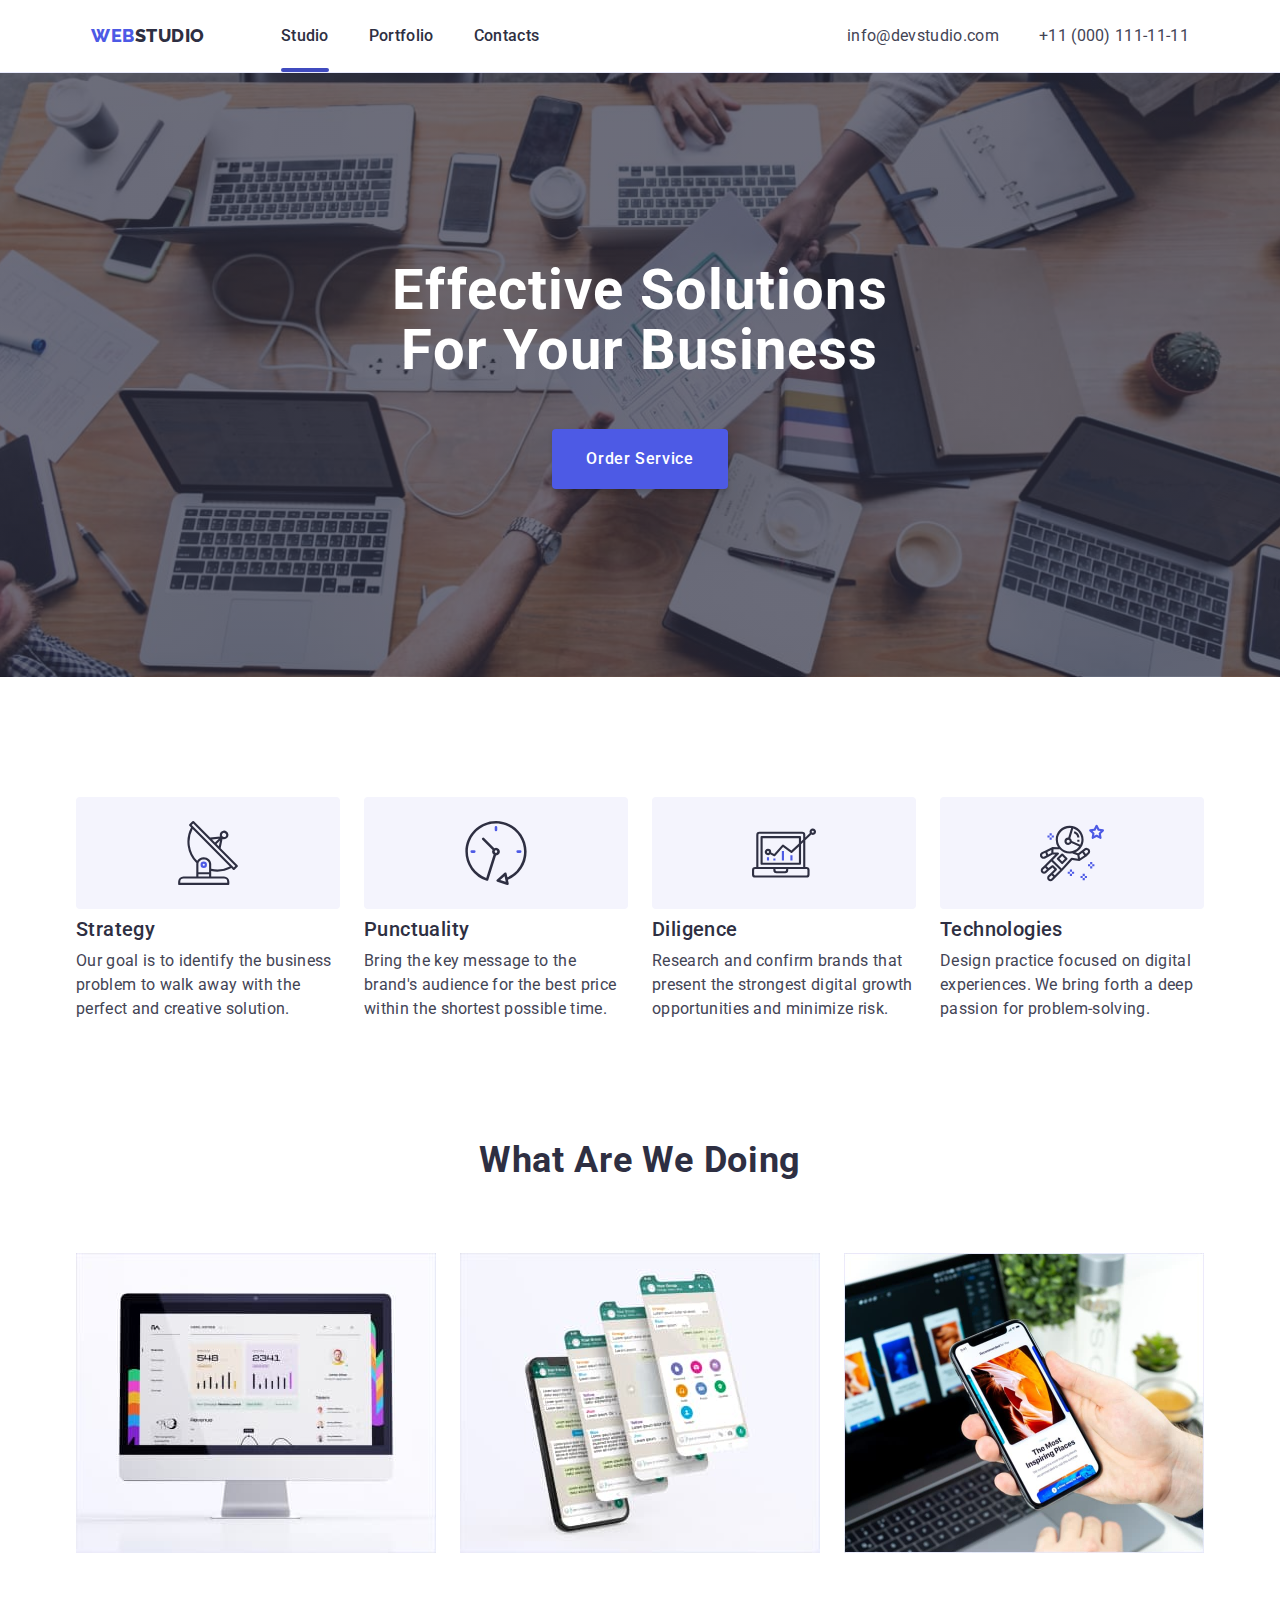
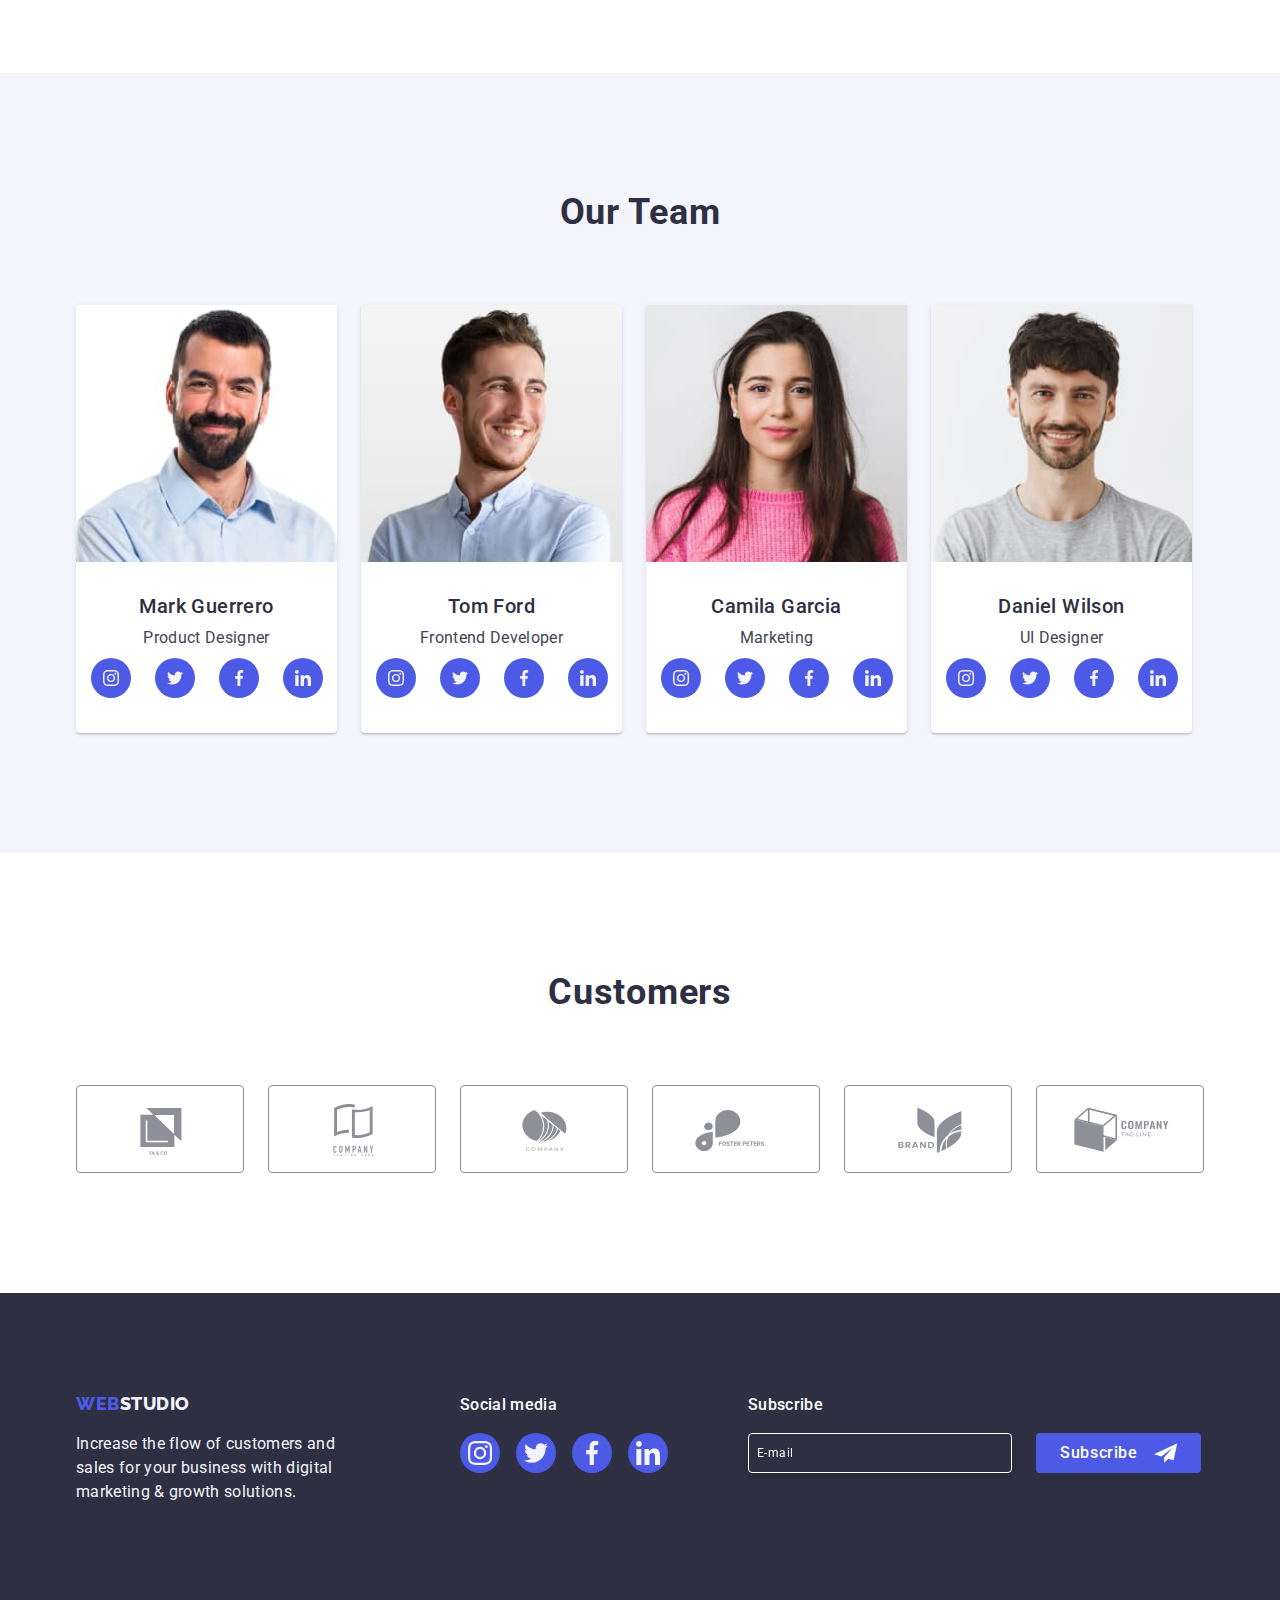
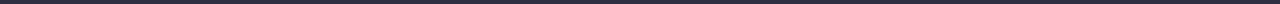
<file: index.html>
<!DOCTYPE html>
<html lang="en">
  <head>
    <meta charset="UTF-8" />
    <meta http-equiv="X-UA-Compatible" content="IE=edge" />
    <meta name="viewport" content="width=device-width, initial-scale=1.0" />
    <link rel="preconnect" href="https://fonts.googleapis.com" />
    <link rel="preconnect" href="https://fonts.gstatic.com" crossorigin />
    <link
      href="https://fonts.googleapis.com/css2?family=Montserrat:wght@400;700&family=Raleway:wght@800&family=Roboto:wght@400;500;700&display=swap"
      rel="stylesheet"
    />
    <link
      rel="stylesheet"
      href="https://cdnjs.cloudflare.com/ajax/libs/modern-normalize/1.1.0/modern-normalize.min.css"
    />
    <link rel="stylesheet" href="./css/styles.css" />
    <link rel="stylesheet" href="./css/media.css" />
    <title lang="ru">Студія</title>
  </head>
  <body>
    <header class="header">
      <div class="container">
        <nav class="navigation">
          <a class="logo link" href="./index.html"
            >Web<span class="accent">Studio</span></a
          >
          <ul class="site-nav list">
            <li><a href="./index.html" class="link score">Studio</a></li>
            <li>
              <a href="./portfolio.html" class="link">Portfolio</a>
            </li>
            <li><a href="" class="link contacts">Contacts</a></li>
          </ul>
        </nav>
        <address class="addres-list link">
          <ul class="list">
            <li>
              <a class="contacts link" href="mailto:info@devstudio.com"
                >info@devstudio.com</a
              >
            </li>
            <li>
              <a class="contacts link" href="tel:+110001111111"
                >+11 (000) 111-11-11</a
              >
            </li>
          </ul>
        </address>
        <button type="button" class="menu-open button" data-menu-open>
          <svg class="menu-open-icon" width="32" height="22">
            <use href="./images/icons.svg#icon-burger"></use>
          </svg>
        </button>
        <div class="mob-menu is-hidden" data-menu>
          <div>
            <button class="menu-close button" type="button" data-menu-close>
              <svg class="menu-close-icon" width="8" height="8">
                <use href="./images/icons.svg#icon-close-modal"></use>
              </svg>
            </button>
            <nav class="navigation-mob-menu">
              <ul class="nav-menu-list list">
                <li class="nav-menu-item">
                  <a href="./index.html" class="link-menu link active"
                    >Studio</a
                  >
                </li>
                <li class="nav-menu-item">
                  <a href="./portfolio.html" class="link-menu link"
                    >Portfolio</a
                  >
                </li>
                <li class="nav-menu-item">
                  <a href="" class="link-menu link">Contacts</a>
                </li>
              </ul>
            </nav>
          </div>
          <div>
            <address class="addres-list-menu link">
              <ul class="list-contacts-menu list">
                <li class="item-contacts-menu">
                  <a class="contacts-menu-tel link" href="tel:+110001111111"
                    >+11 (000) 111-11-11</a
                  >
                </li>
                <li>
                  <a
                    class="contacts-menu-mail link"
                    href="mailto:info@devstudio.com"
                    >info@devstudio.com</a
                  >
                </li>
              </ul>
            </address>
            <ul class="menu-soc-list list">
              <li class="menu-soc-item">
                <a class="menu-soc-link link" href="">
                  <svg class="menu-soc-icon" width="24" height="24">
                    <use href="./images/icons.svg#icon-instagram"></use>
                  </svg>
                </a>
              </li>
              <li class="menu-soc-item">
                <a class="menu-soc-link link" href="">
                  <svg class="menu-soc-icon" width="24" height="24">
                    <use href="./images/icons.svg#icon-twitter"></use>
                  </svg>
                </a>
              </li>
              <li class="menu-soc-item">
                <a class="menu-soc-link link" href="">
                  <svg class="menu-soc-icon" width="24" height="24">
                    <use href="./images/icons.svg#icon-facebook"></use>
                  </svg>
                </a>
              </li>
              <li class="menu-soc-item">
                <a class="menu-soc-link link" href="">
                  <svg class="menu-soc-icon" width="24" height="24">
                    <use href="./images/icons.svg#icon-linkedin"></use>
                  </svg>
                </a>
              </li>
            </ul>
          </div>
        </div>
      </div>
    </header>
    <main>
      <section class="hero">
        <div class="container">
          <h1 class="hero-title">Effective Solutions for Your Business</h1>
          <button class="button" type="button" data-modal-open>
            Order Service
          </button>
        </div>
      </section>
      <section class="section section-features">
        <div class="container">
          <h2 class="section-title visually-hidden">features</h2>
          <ul class="feature-list list">
            <li>
              <div class="features-icon-list">
                <svg class="features-icon" width="64" height="64">
                  <use href="./images/icons.svg#icon-antenna"></use>
                </svg>
              </div>
              <h3 class="title">Strategy</h3>
              <p class="text">
                Our goal is to identify the business problem to walk away with
                the perfect and creative solution.
              </p>
            </li>
            <li>
              <div class="features-icon-list">
                <svg class="features-icon" width="64" height="64">
                  <use href="./images/icons.svg#icon-clock"></use>
                </svg>
              </div>
              <h3 class="title">Punctuality</h3>
              <p class="text">
                Bring the key message to the brand's audience for the best price
                within the shortest possible time.
              </p>
            </li>
            <li>
              <div class="features-icon-list">
                <svg class="features-icon" width="64" height="64">
                  <use href="./images/icons.svg#icon-diagram"></use>
                </svg>
              </div>
              <h3 class="title">Diligence</h3>
              <p class="text">
                Research and confirm brands that present the strongest digital
                growth opportunities and minimize risk.
              </p>
            </li>
            <li>
              <div class="features-icon-list">
                <svg class="features-icon" width="64" height="64">
                  <use href="./images/icons.svg#icon-astronaut"></use>
                </svg>
              </div>
              <h3 class="title">Technologies</h3>
              <p class="text">
                Design practice focused on digital experiences. We bring forth a
                deep passion for problem-solving.
              </p>
            </li>
          </ul>
        </div>
      </section>
      <section class="section section-work">
        <div class="container">
          <h2 class="section-title">What are we doing</h2>
          <ul class="work list">
            <li>
              <img
                src="./images/monitor.jpg"
                alt="computer monitor"
                srcset="./images/monitor-2x.jpg 2x"
                width="360"
                height="300"
              />
            </li>
            <li>
              <img
                src="./images/smartphon-app.jpg"
                alt="smartphone app"
                srcset="./images/smartphon-app-2x.jpg 2x"
                width="360"
                height="300"
              />
            </li>
            <li>
              <img
                src="./images/smartphon-in-hand.jpg"
                alt="smartphone in hand"
                srcset="./images/smartphon-in-hand-2x.jpg"
                width="360"
                height="300"
              />
            </li>
          </ul>
        </div>
      </section>
      <section class="section section-team">
        <div class="container">
          <h2 class="section-title">Our Team</h2>
          <ul class="team-list list">
            <li class="cards">
              <img
                src="./images/mark-guerrero.jpg"
                alt="Photo Mark Guerrero"
                srcset="./images/mark-guerrero-2x.jpg 2x"
                width="264"
                height="260"
              />
              <div class="card-content">
                <h3 class="title">Mark Guerrero</h3>
                <p class="job-title">Product Designer</p>
                <ul class="team-soc-list list">
                  <li class="team-soc-item">
                    <a class="team-soc-link link" href="">
                      <svg class="team-soc-icon" width="16" height="16">
                        <use href="./images/icons.svg#icon-instagram"></use>
                      </svg>
                    </a>
                  </li>
                  <li class="team-soc-item">
                    <a class="team-soc-link link" href="">
                      <svg class="team-soc-icon" width="16" height="16">
                        <use href="./images/icons.svg#icon-twitter"></use>
                      </svg>
                    </a>
                  </li>
                  <li class="team-soc-item">
                    <a class="team-soc-link link" href="">
                      <svg class="team-soc-icon" width="16" height="16">
                        <use href="./images/icons.svg#icon-facebook"></use>
                      </svg>
                    </a>
                  </li>
                  <li class="team-soc-item">
                    <a class="team-soc-link link" href="">
                      <svg class="team-soc-icon" width="16" height="16">
                        <use href="./images/icons.svg#icon-linkedin"></use>
                      </svg>
                    </a>
                  </li>
                </ul>
              </div>
            </li>
            <li class="cards">
              <img
                src="./images/tom-ford.jpg"
                alt="Photo Tom Ford"
                srcset="./images/tom-ford-2x.jpg 2x"
                width="264"
                height="260"
              />
              <div class="card-content">
                <h3 class="title">Tom Ford</h3>
                <p class="job-title">Frontend Developer</p>
                <ul class="team-soc-list list">
                  <li class="team-soc-item">
                    <a class="team-soc-link link" href="">
                      <svg class="team-soc-icon" width="16" height="16">
                        <use href="./images/icons.svg#icon-instagram"></use>
                      </svg>
                    </a>
                  </li>
                  <li class="team-soc-item">
                    <a class="team-soc-link link" href="">
                      <svg class="team-soc-icon" width="16" height="16">
                        <use href="./images/icons.svg#icon-twitter"></use>
                      </svg>
                    </a>
                  </li>
                  <li class="team-soc-item">
                    <a class="team-soc-link link" href="">
                      <svg class="team-soc-icon" width="16" height="16">
                        <use href="./images/icons.svg#icon-facebook"></use>
                      </svg>
                    </a>
                  </li>
                  <li class="team-soc-item">
                    <a class="team-soc-link link" href="">
                      <svg class="team-soc-icon" width="16" height="16">
                        <use href="./images/icons.svg#icon-linkedin"></use>
                      </svg>
                    </a>
                  </li>
                </ul>
              </div>
            </li>
            <li class="cards">
              <img
                src="./images/camila-garcia.jpg"
                alt="Photo Camila Garcia"
                srcset="./images/camila-garcia-2x.jpg 2x"
                width="264"
                height="260"
              />
              <div class="card-content">
                <h3 class="title">Camila Garcia</h3>
                <p class="job-title">Marketing</p>
                <ul class="team-soc-list list">
                  <li class="team-soc-item">
                    <a class="team-soc-link link" href="">
                      <svg class="team-soc-icon" width="16" height="16">
                        <use href="./images/icons.svg#icon-instagram"></use>
                      </svg>
                    </a>
                  </li>
                  <li class="team-soc-item">
                    <a class="team-soc-link link" href="">
                      <svg class="team-soc-icon" width="16" height="16">
                        <use href="./images/icons.svg#icon-twitter"></use>
                      </svg>
                    </a>
                  </li>
                  <li class="team-soc-item">
                    <a class="team-soc-link link" href="">
                      <svg class="team-soc-icon" width="16" height="16">
                        <use href="./images/icons.svg#icon-facebook"></use>
                      </svg>
                    </a>
                  </li>
                  <li class="team-soc-item">
                    <a class="team-soc-link link" href="">
                      <svg class="team-soc-icon" width="16" height="16">
                        <use href="./images/icons.svg#icon-linkedin"></use>
                      </svg>
                    </a>
                  </li>
                </ul>
              </div>
            </li>
            <li class="cards">
              <img
                src="./images/daniel-wilson.jpg"
                alt="Photo Daniel Wilson"
                srcset="./images/daniel-wilson-2x.jpg 2x"
                width="264"
                height="260"
              />
              <div class="card-content">
                <h3 class="title">Daniel Wilson</h3>
                <p class="job-title">UI Designer</p>
                <ul class="team-soc-list list">
                  <li class="team-soc-item">
                    <a class="team-soc-link link" href="">
                      <svg class="team-soc-icon" width="16" height="16">
                        <use href="./images/icons.svg#icon-instagram"></use>
                      </svg>
                    </a>
                  </li>
                  <li class="team-soc-item">
                    <a class="team-soc-link link" href="">
                      <svg class="team-soc-icon" width="16" height="16">
                        <use href="./images/icons.svg#icon-twitter"></use>
                      </svg>
                    </a>
                  </li>
                  <li class="team-soc-item">
                    <a class="team-soc-link link" href="">
                      <svg class="team-soc-icon" width="16" height="16">
                        <use href="./images/icons.svg#icon-facebook"></use>
                      </svg>
                    </a>
                  </li>
                  <li class="team-soc-item">
                    <a class="team-soc-link link" href="">
                      <svg class="team-soc-icon" width="16" height="16">
                        <use href="./images/icons.svg#icon-linkedin"></use>
                      </svg>
                    </a>
                  </li>
                </ul>
              </div>
            </li>
          </ul>
        </div>
      </section>
      <section class="clients">
        <div class="container">
          <h2 class="section-title">Customers</h2>
          <ul class="clients-list list">
            <li class="clients-item">
              <a class="clients-link link" href="">
                <svg class="clients-icon" width="104" height="56">
                  <use href="./images/icons.svg#icon-company-1"></use></svg
              ></a>
            </li>
            <li class="clients-item">
              <a class="clients-link link" href="">
                <svg class="clients-icon" width="104" height="56">
                  <use href="./images/icons.svg#icon-company-2"></use></svg
              ></a>
            </li>
            <li class="clients-item">
              <a class="clients-link link" href="">
                <svg class="clients-icon" width="104" height="56">
                  <use href="./images/icons.svg#icon-company-3"></use>
                </svg>
              </a>
            </li>
            <li class="clients-item">
              <a class="clients-link link" href="">
                <svg class="clients-icon" width="104" height="56">
                  <use href="./images/icons.svg#icon-company-4"></use>
                </svg>
              </a>
            </li>
            <li class="clients-item">
              <a class="clients-link link" href="">
                <svg class="clients-icon" width="104" height="56">
                  <use href="./images/icons.svg#icon-company-5"></use>
                </svg>
              </a>
            </li>
            <li class="clients-item">
              <a class="clients-link link" href="">
                <svg class="clients-icon" width="104" height="56">
                  <use href="./images/icons.svg#icon-company-6"></use></svg
              ></a>
            </li>
          </ul>
        </div>
      </section>
    </main>
    <footer class="section-footer">
      <div class="container">
        <div class="footer-container">
          <div class="footer-logo-soc-wrap">
            <div class="footer-logo-container">
              <a class="logo link" href="./index.html"
                >Web<span class="accent">Studio</span></a
              >
              <p class="text-footer">
                Increase the flow of customers and sales for your business with
                digital marketing &#38; growth solutions.
              </p>
            </div>
            <div class="footer-list">
              <h3 class="footer-soc-title">Social media</h3>
              <ul class="footer-soc-list list">
                <li class="footer-soc-item">
                  <a class="footer-soc-link link" href="">
                    <svg class="footer-soc-icon" width="24" height="24">
                      <use href="./images/icons.svg#icon-instagram"></use>
                    </svg>
                  </a>
                </li>
                <li class="footer-soc-item">
                  <a class="footer-soc-link link" href="">
                    <svg class="footer-soc-icon" width="24" height="24">
                      <use href="./images/icons.svg#icon-twitter"></use>
                    </svg>
                  </a>
                </li>
                <li class="footer-soc-item">
                  <a class="footer-soc-link link" href="">
                    <svg class="footer-soc-icon" width="24" height="24">
                      <use href="./images/icons.svg#icon-facebook"></use>
                    </svg>
                  </a>
                </li>
                <li class="footer-soc-item">
                  <a class="footer-soc-link link" href="">
                    <svg class="footer-soc-icon" width="24" height="24">
                      <use href="./images/icons.svg#icon-linkedin"></use>
                    </svg>
                  </a>
                </li>
              </ul>
            </div>
          </div>
          <div class="footer-subscribe-wrap">
            <h3 class="footer-subscribe-title">Subscribe</h3>
            <div class="footer-form-wrap">
              <form class="subscribe-field">
                <label class="footer-form-email">
                  <input
                    type="email"
                    class="footer-input"
                    name="email"
                    placeholder="E-mail"
                    required
                  />
                </label>
                <button class="button-send-subscribe" type="submit">
                  Subscribe
                  <svg class="foter-icon-email" width="24" height="24">
                    <use
                      href="./images/icons.svg#icon-footer-button-icon"
                    ></use>
                  </svg>
                </button>
              </form>
            </div>
          </div>
        </div>
      </div>
    </footer>
    <div class="backdrop is-hidden" data-modal>
      <div class="modal">
        <button class="button-close-modal" type="button" data-modal-close>
          <svg class="modal-close-icon" width="8" height="8">
            <use href="./images/icons.svg#icon-close-modal"></use>
          </svg>
        </button>
        <p class="modal-title">Leave your contacts and we will call you back</p>
        <form>
          <label>
            <span class="modal-text">Name</span>
            <span class="input-wrap">
              <input type="text" class="modal-input" name="name" required />
              <svg class="modal-icon-person" width="18" height="18">
                <use href="./images/icons.svg#icon-person-icon"></use>
              </svg>
            </span>
          </label>
          <label>
            <span class="modal-text">Phone</span>
            <span class="input-wrap">
              <input type="tel" class="modal-input" name="phone" required />
              <svg class="modal-icon-contacts" width="18" height="24">
                <use href="./images/icons.svg#icon-phone-icon"></use>
              </svg>
            </span>
          </label>
          <label>
            <span class="modal-text">Email</span>
            <span class="input-wrap">
              <input type="email" class="modal-input" name="email" required />
              <svg class="modal-icon-contacts" width="18" height="24">
                <use href="./images/icons.svg#icon-email-icon"></use>
              </svg>
            </span>
          </label>
          <label>
            <span class="modal-text">Comment</span>
            <textarea
              name="textarea-comment"
              rows="5"
              placeholder="Text input"
              class="modal-textarea"
            ></textarea>
          </label>
          <label class="checkbox-field">
            <input type="checkbox" name="checkbox-modal" class="checkbox" />
            <span class="checkbox-icon-wrap">
              <svg class="checkbox-icon" width="10" height="8">
                <use href="./images/icons.svg#icon-checkbox"></use>
              </svg>
            </span>
            <p class="checkbox-text">
              I accept the terms and conditions of the
              <a href="" class="checkbox-link">Privacy Policy</a>
            </p>
          </label>
          <button class="button-send-modal" type="submit">Send</button>
        </form>
      </div>
    </div>
    <script src="./js/modal.js" type="module"></script>
    <script src="./js/menu.js" type="module"></script>
    <script src="https://unpkg.com/aos@2.3.1/dist/aos.js"></script>
    <script>
      AOS.init();
    </script>
  </body>
</html>
</file>
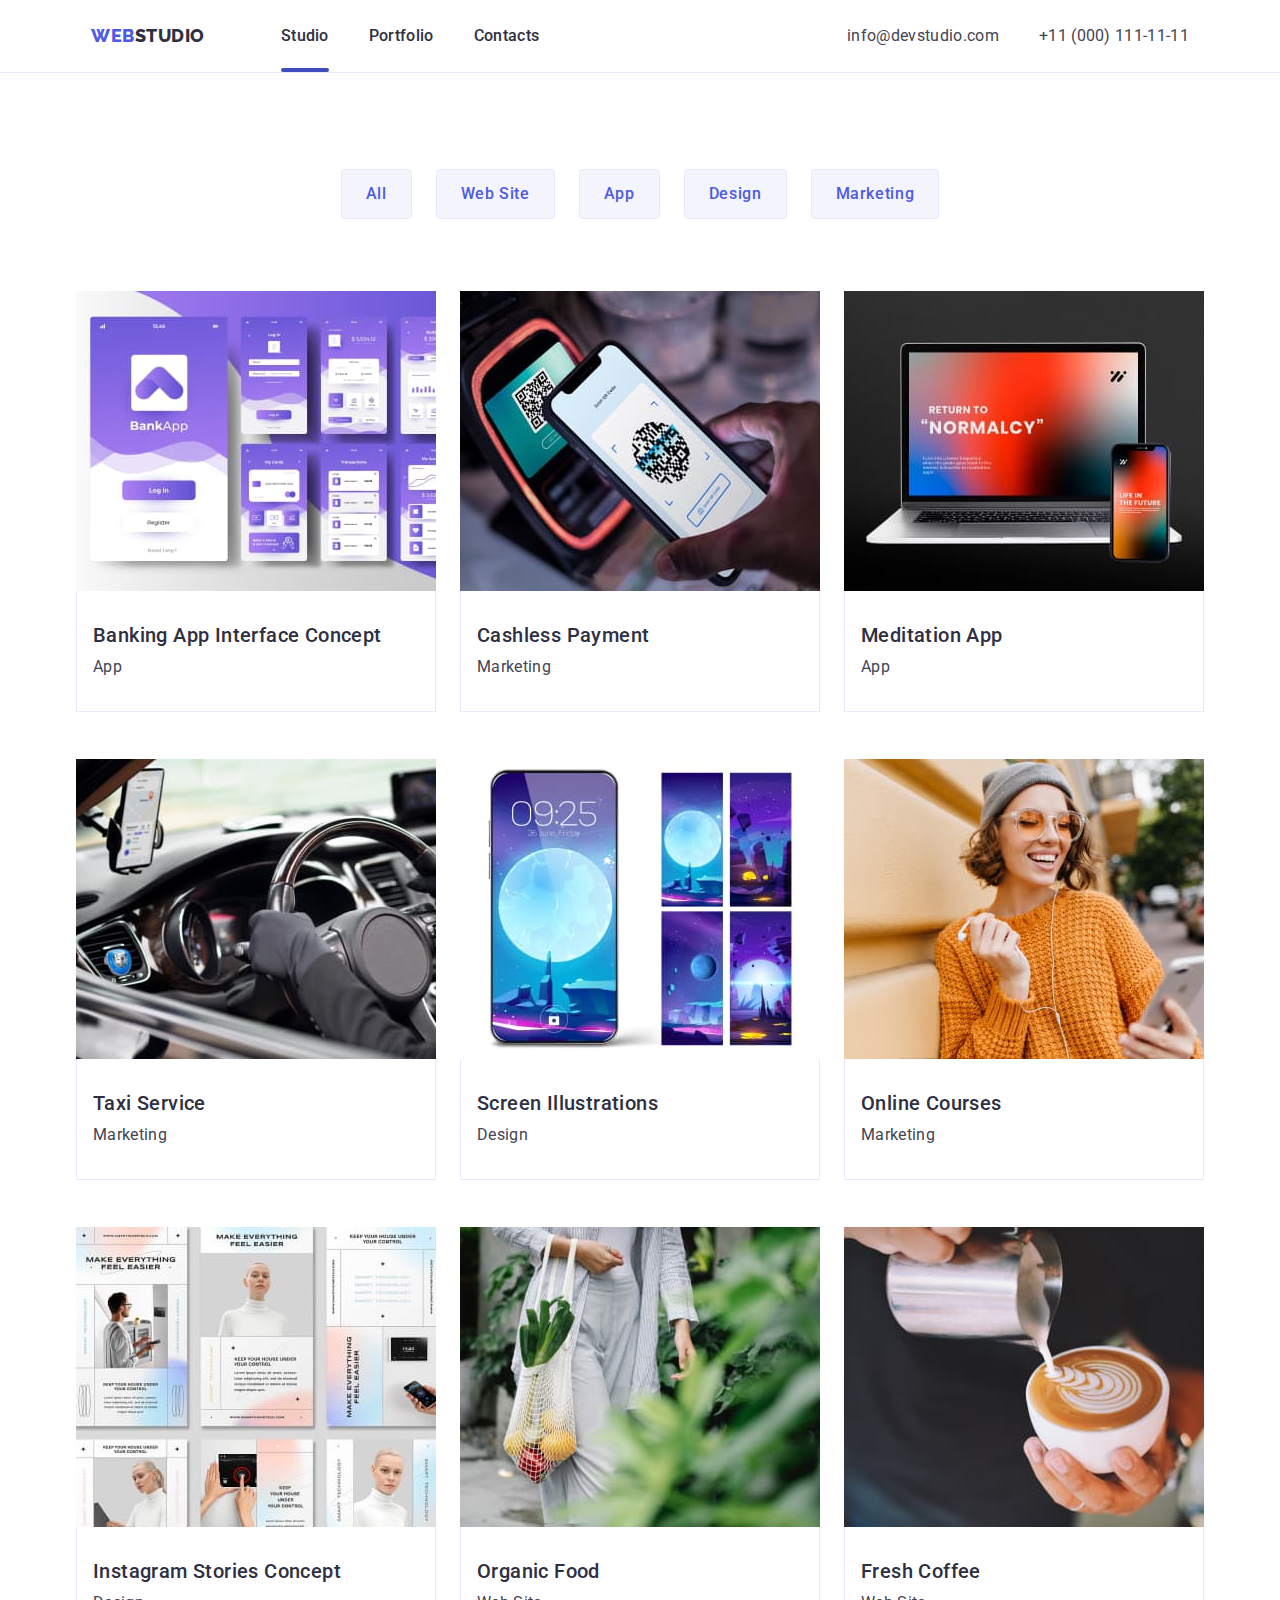
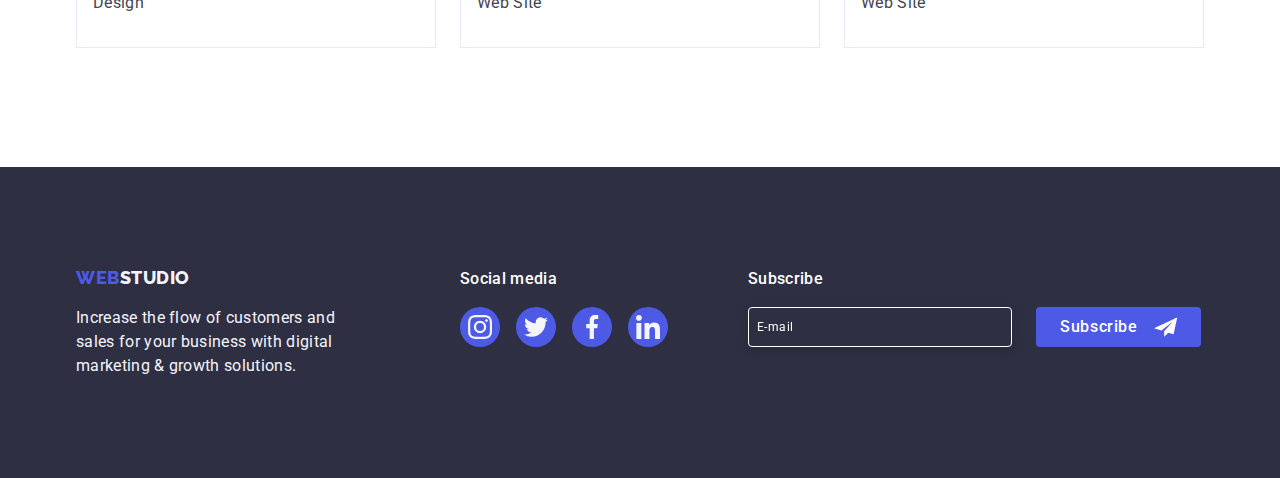
<file: portfolio.html>
<!DOCTYPE html>
<html lang="en">
  <head>
    <meta charset="UTF-8" />
    <meta http-equiv="X-UA-Compatible" content="IE=edge" />
    <meta name="viewport" content="width=device-width, initial-scale=1.0" />
    <link rel="preconnect" href="https://fonts.googleapis.com" />
    <link rel="preconnect" href="https://fonts.gstatic.com" crossorigin />
    <link
      href="https://fonts.googleapis.com/css2?family=Montserrat:wght@400;700&family=Raleway:wght@800&family=Roboto:wght@400;500;700&display=swap"
      rel="stylesheet"
    />
    <link
      rel="stylesheet"
      href="https://cdnjs.cloudflare.com/ajax/libs/modern-normalize/1.1.0/modern-normalize.min.css"
    />
    <link rel="stylesheet" href="./css/styles.css" />
    <link rel="stylesheet" href="./css/media.css" />
    <title lang="ru">Портфоліо</title>
  </head>
  <body>
    <header class="header">
      <div class="container">
        <nav class="navigation">
          <a class="logo link" href="./index.html"
            >Web<span class="accent">Studio</span></a
          >
          <ul class="site-nav list">
            <li><a href="./index.html" class="link score">Studio</a></li>
            <li>
              <a href="./portfolio.html" class="link">Portfolio</a>
            </li>
            <li><a href="" class="link contacts">Contacts</a></li>
          </ul>
        </nav>
        <address class="addres-list link">
          <ul class="list">
            <li>
              <a class="contacts link" href="mailto:info@devstudio.com"
                >info@devstudio.com</a
              >
            </li>
            <li>
              <a class="contacts link" href="tel:+110001111111"
                >+11 (000) 111-11-11</a
              >
            </li>
          </ul>
        </address>
        <button type="button" class="menu-open button" data-menu-open>
          <svg class="menu-open-icon" width="32" height="22">
            <use href="./images/icons.svg#icon-burger"></use>
          </svg>
        </button>
        <div class="mob-menu is-hidden" data-menu>
          <div>
            <button class="menu-close button" type="button" data-menu-close>
              <svg class="menu-close-icon" width="8" height="8">
                <use href="./images/icons.svg#icon-close-modal"></use>
              </svg>
            </button>
            <nav class="navigation-mob-menu">
              <ul class="nav-menu-list list">
                <li class="nav-menu-item">
                  <a href="./index.html" class="link-menu link">Studio</a>
                </li>
                <li class="nav-menu-item">
                  <a href="./portfolio.html" class="link-menu link active"
                    >Portfolio</a
                  >
                </li>
                <li class="nav-menu-item">
                  <a href="" class="link-menu link">Contacts</a>
                </li>
              </ul>
            </nav>
          </div>
          <div>
            <address class="addres-list-menu link">
              <ul class="list-contacts-menu list">
                <li class="item-contacts-menu">
                  <a class="contacts-menu-tel link" href="tel:+110001111111"
                    >+11 (000) 111-11-11</a
                  >
                </li>
                <li>
                  <a
                    class="contacts-menu-mail link"
                    href="mailto:info@devstudio.com"
                    >info@devstudio.com</a
                  >
                </li>
              </ul>
            </address>
            <ul class="menu-soc-list list">
              <li class="menu-soc-item">
                <a class="menu-soc-link link" href="">
                  <svg class="menu-soc-icon" width="16" height="16">
                    <use href="./images/icons.svg#icon-instagram"></use>
                  </svg>
                </a>
              </li>
              <li class="menu-soc-item">
                <a class="menu-soc-link link" href="">
                  <svg class="menu-soc-icon" width="16" height="16">
                    <use href="./images/icons.svg#icon-twitter"></use>
                  </svg>
                </a>
              </li>
              <li class="menu-soc-item">
                <a class="menu-soc-link link" href="">
                  <svg class="menu-soc-icon" width="16" height="16">
                    <use href="./images/icons.svg#icon-facebook"></use>
                  </svg>
                </a>
              </li>
              <li class="menu-soc-item">
                <a class="menu-soc-link link" href="">
                  <svg class="menu-soc-icon" width="16" height="16">
                    <use href="./images/icons.svg#icon-linkedin"></use>
                  </svg>
                </a>
              </li>
            </ul>
          </div>
        </div>
      </div>
    </header>
    <main>
      <section class="section-portfolio">
        <div class="container">
          <h1 class="visually-hidden">List of works</h1>
          <ul class="filters list">
            <li><button class="button" type="button">All</button></li>
            <li><button class="button" type="button">Web Site</button></li>
            <li><button class="button" type="button">App</button></li>
            <li><button class="button" type="button">Design</button></li>
            <li><button class="button" type="button">Marketing</button></li>
          </ul>
        </div>
        <div class="container">
          <ul class="work-examples list">
            <li class="work-items">
              <a class="link" href="">
                <div class="portfolio-text-wrap">
                  <img
                    src="./images/banking-app.jpg"
                    alt="banking applications"
                    width="360"
                    height="300"
                  />
                  <p class="portfolio-text-cover">
                    14 Stylish and User-Friendly App Design Concepts · Task
                    Manager App · Calorie Tracker App · Exotic Fruit Ecommerce
                    App · Cloud Storage App
                  </p>
                </div>
                <div class="card-portf-content">
                  <h2 class="title">Banking App Interface Concept</h2>
                  <p class="filter-sections">App</p>
                </div>
              </a>
            </li>
            <li class="work-items">
              <a class="link" href="">
                <div class="portfolio-text-wrap">
                  <img
                    src="./images/cashless-payment.jpg"
                    alt="payment by phone"
                    width="360"
                    height="300"
                  />
                  <p class="portfolio-text-cover">
                    14 Stylish and User-Friendly App Design Concepts · Task
                    Manager App · Calorie Tracker App · Exotic Fruit Ecommerce
                    App · Cloud Storage App
                  </p>
                </div>
                <div class="card-portf-content">
                  <h2 class="title">Cashless Payment</h2>
                  <p class="filter-sections">Marketing</p>
                </div>
              </a>
            </li>
            <li class="work-items">
              <a class="link" href="">
                <div class="portfolio-text-wrap">
                  <img
                    src="./images/meditation-app.jpg"
                    alt="laptop and smartphone"
                    width="360"
                    height="300"
                  />
                  <p class="portfolio-text-cover">
                    14 Stylish and User-Friendly App Design Concepts · Task
                    Manager App · Calorie Tracker App · Exotic Fruit Ecommerce
                    App · Cloud Storage App
                  </p>
                </div>
                <div class="card-portf-content">
                  <h2 class="title">Meditation App</h2>
                  <p class="filter-sections">App</p>
                </div>
              </a>
            </li>
            <li class="work-items">
              <a class="link" href="">
                <div class="portfolio-text-wrap">
                  <img
                    src="./images/taxi-service.jpg"
                    alt="car interior and smartphone"
                    width="360"
                    height="300"
                  />
                  <p class="portfolio-text-cover">
                    14 Stylish and User-Friendly App Design Concepts · Task
                    Manager App · Calorie Tracker App · Exotic Fruit Ecommerce
                    App · Cloud Storage App
                  </p>
                </div>
                <div class="card-portf-content">
                  <h2 class="title">Taxi Service</h2>
                  <p class="filter-sections">Marketing</p>
                </div></a
              >
            </li>
            <li class="work-items">
              <a class="link" href="">
                <div class="portfolio-text-wrap">
                  <img
                    src="./images/screen-illustrations.jpg"
                    alt="pictures on the smartphone"
                    width="360"
                    height="300"
                  />
                  <p class="portfolio-text-cover">
                    14 Stylish and User-Friendly App Design Concepts · Task
                    Manager App · Calorie Tracker App · Exotic Fruit Ecommerce
                    App · Cloud Storage App
                  </p>
                </div>
                <div class="card-portf-content">
                  <h2 class="title">Screen Illustrations</h2>
                  <p class="filter-sections">Design</p>
                </div></a
              >
            </li>
            <li class="work-items">
              <a class="link" href="">
                <div class="portfolio-text-wrap">
                  <img
                    src="./images/online-courses.jpg"
                    alt="girl with headphones and smartphone"
                    width="360"
                    height="300"
                  />
                  <p class="portfolio-text-cover">
                    14 Stylish and User-Friendly App Design Concepts · Task
                    Manager App · Calorie Tracker App · Exotic Fruit Ecommerce
                    App · Cloud Storage App
                  </p>
                </div>
                <div class="card-portf-content">
                  <h2 class="title">Online Courses</h2>
                  <p class="filter-sections">Marketing</p>
                </div></a
              >
            </li>
            <li class="work-items">
              <a class="link" href="">
                <div class="portfolio-text-wrap">
                  <img
                    src="./images/instagram-stories.jpg"
                    alt="post examples"
                    width="360"
                    height="300"
                  />
                  <p class="portfolio-text-cover">
                    14 Stylish and User-Friendly App Design Concepts · Task
                    Manager App · Calorie Tracker App · Exotic Fruit Ecommerce
                    App · Cloud Storage App
                  </p>
                </div>
                <div class="card-portf-content">
                  <h2 class="title">Instagram Stories Concept</h2>
                  <p class="filter-sections">Design</p>
                </div></a
              >
            </li>
            <li class="work-items">
              <a class="link" href="">
                <div class="portfolio-text-wrap">
                  <img
                    src="./images/organic-food.jpg"
                    alt="girl with a bag of groceries"
                    width="360"
                    height="300"
                  />
                  <p class="portfolio-text-cover">
                    14 Stylish and User-Friendly App Design Concepts · Task
                    Manager App · Calorie Tracker App · Exotic Fruit Ecommerce
                    App · Cloud Storage App
                  </p>
                </div>
                <div class="card-portf-content">
                  <h2 class="title">Organic Food</h2>
                  <p class="filter-sections">Web Site</p>
                </div></a
              >
            </li>
            <li class="work-items">
              <a class="link" href="">
                <div class="portfolio-text-wrap">
                  <img
                    src="./images/fresh-coffee.jpg"
                    alt="adding milk to coffee"
                    width="360"
                    height="300"
                  />
                  <p class="portfolio-text-cover">
                    14 Stylish and User-Friendly App Design Concepts · Task
                    Manager App · Calorie Tracker App · Exotic Fruit Ecommerce
                    App · Cloud Storage App
                  </p>
                </div>
                <div class="card-portf-content">
                  <h2 class="title">Fresh Coffee</h2>
                  <p class="filter-sections">Web Site</p>
                </div></a
              >
            </li>
          </ul>
        </div>
      </section>
    </main>
    <footer class="section-footer">
      <div class="container">
        <div class="footer-container">
          <div class="footer-logo-soc-wrap">
            <div class="footer-logo-container">
              <a class="logo link" href="./index.html"
                >Web<span class="accent">Studio</span></a
              >
              <p class="text-footer">
                Increase the flow of customers and sales for your business with
                digital marketing &#38; growth solutions.
              </p>
            </div>
            <div class="footer-list">
              <h3 class="footer-soc-title">Social media</h3>
              <ul class="footer-soc-list list">
                <li class="footer-soc-item">
                  <a class="footer-soc-link link" href="">
                    <svg class="footer-soc-icon" width="24" height="24">
                      <use href="./images/icons.svg#icon-instagram"></use>
                    </svg>
                  </a>
                </li>
                <li class="footer-soc-item">
                  <a class="footer-soc-link link" href="">
                    <svg class="footer-soc-icon" width="24" height="24">
                      <use href="./images/icons.svg#icon-twitter"></use>
                    </svg>
                  </a>
                </li>
                <li class="footer-soc-item">
                  <a class="footer-soc-link link" href="">
                    <svg class="footer-soc-icon" width="24" height="24">
                      <use href="./images/icons.svg#icon-facebook"></use>
                    </svg>
                  </a>
                </li>
                <li class="footer-soc-item">
                  <a class="footer-soc-link link" href="">
                    <svg class="footer-soc-icon" width="24" height="24">
                      <use href="./images/icons.svg#icon-linkedin"></use>
                    </svg>
                  </a>
                </li>
              </ul>
            </div>
          </div>
          <div class="footer-subscribe-wrap">
            <h3 class="footer-subscribe-title">Subscribe</h3>
            <div class="footer-form-wrap">
              <form class="subscribe-field">
                <label class="footer-form-email">
                  <input
                    type="email"
                    class="footer-input"
                    name="email"
                    placeholder="E-mail"
                    required
                  />
                </label>
                <button class="button-send-subscribe" type="submit">
                  Subscribe
                  <svg class="foter-icon-email" width="24" height="24">
                    <use
                      href="./images/icons.svg#icon-footer-button-icon"
                    ></use>
                  </svg>
                </button>
              </form>
            </div>
          </div>
        </div>
      </div>
    </footer>
    <script src="./js/menu.js" type="module"></script>
    <script src="https://unpkg.com/aos@2.3.1/dist/aos.js"></script>
    <script>
      AOS.init();
    </script>
  </body>
</html>
</file>
<file: css/styles.css>
/* основний колір тексту (маленький) #434455; */
/* другий колір тексту (заголовки)  #2E2F42;*/
/* білий колір #FFFFFF;*/
/* акцент #4D5AE5;*/
/* другий колір фону #F4F4FD */
/* колір фону футера #2E2F42 */
/* Основний шрифт Roboto Medium */

:root {
  --accent-color: #4d5ae5;
  --main-color-text: #434455;
  --second-color-text: #2e2f42;
  --main-bg-color: #ffffff;
  --second-bg-color: #f4f4fd;
  --hover-focus-color: #404bbf;
  --transition-main: 250ms cubic-bezier(0.4, 0, 0.2, 1);
}

p,
h1,
h2,
h3,
h4,
h5,
h6 {
  margin: 0;
}

ul {
  margin: 0;
  padding-left: 0;
}

img {
  display: block;
  max-width: 100%;
  height: auto;
}

body {
  background-color: var(--main-bg-color);
  color: var(--main-color-text);
  font-family: Roboto, sans-serif;
  font-weight: 400;
  letter-spacing: 0.02em;
}
.list {
  list-style: none;
}

.container {
  /* width: 1158px; */
  width: 100%;
  padding-left: 15px;
  padding-right: 15px;
  margin: 0 auto;
}

.visually-hidden {
  position: absolute;
  width: 1px;
  height: 1px;
  margin: -1px;
  border: 0;
  padding: 0;
  white-space: nowrap;
  clip-path: inset(100%);
  clip: rect(0 0 0 0);
  overflow: hidden;
}

/*!----------------------------ХЕДЕР-------------------------------*/
/* logo */

.link,
.logo {
  text-decoration: none;
  font-style: normal;
}
.logo .accent {
  color: var(--second-color-text);
}
.logo.link {
  font-family: Raleway, sans-serif;
  color: var(--accent-color);
  font-weight: 800;
  font-size: 18px;
  line-height: 1.17;
  letter-spacing: 0.03em;
  text-transform: uppercase;
}

.header {
  padding-top: 24px;
  padding-bottom: 24px;
  border-bottom: 1px solid #e7e9fc;
}

.header > .container {
  display: flex;
  align-items: center;
  justify-content: space-between;
  max-width: 767px;
}

/*?----------------------навігація сайту---------------------- */

.site-nav .link {
  color: var(--second-color-text);
  font-weight: 500;
  font-size: 16px;
  line-height: 1.5;
  transition: color var(--transition-main);
}

.navigation {
  display: block;
}

.site-nav {
  display: none;
}
.addres-list {
  display: none;
}

/*?---------------------------Mob-Menu------------------------------ */

.mob-menu {
  position: fixed;
  top: 0;
  left: 0;
  width: 100vw;
  height: 100vh;
  background-color: var(--main-bg-color);
  padding: 24px 24px 40px 24px;
  display: flex;
  flex-direction: column;
  justify-content: space-between;

  transform: translateX(0%) scale(1) rotate(360deg);
  transition: transform var(--transition-main);
}

.is-hidden {
  opacity: 0;
  pointer-events: none;
}

.mob-menu:not(.is-hidden) .mob-menu {
  transform: translateX(100%) scale(0) rotate(0);
}

.link-menu {
  display: block;
  font-weight: 700;
  font-size: 36px;
  line-height: 1.11;
  letter-spacing: 0.02em;
  text-transform: capitalize;
  color: var(--second-color-text);
  -webkit-transition: color var(--transition-main);
  -o-transition: color var(--transition-main);
  transition: color var(--transition-main);
}
.link-menu:hover,
.link-menu:focus {
  color: var(--hover-focus-color);
}

.link-menu.active {
  color: var(--hover-focus-color);
}

.nav-menu-item:not(:last-child) {
  margin-bottom: 40px;
}

.contacts-menu-tel {
  font-weight: 700;
  font-size: 26px;
  line-height: 1.11;
  letter-spacing: 0.02em;
  text-transform: capitalize;
  color: var(--accent-color);
}
.item-contacts-menu {
  margin-bottom: 40px;
}

.contacts-menu-mail {
  font-weight: 500;
  font-size: 20px;
  line-height: 1.2;
  letter-spacing: 0.02em;
  color: var(--main-color-text);
}

.menu-open {
  height: 22px;
  background-color: var(--main-bg-color);
  border: transparent;
}

.menu-open:hover,
.menu-open:focus .menu-open-icon {
  stroke: var(--second-color-text);
}

.menu-open-icon {
  stroke: var(--second-color-text);
}
.menu-close {
  display: block;
  margin-left: auto;
  margin-bottom: 32px;
  width: 24px;
  height: 24px;
  cursor: pointer;
  background: #e7e9fc;
  border: 1px solid rgba(0, 0, 0, 0.1);
  border-radius: 50%;
  color: var(--second-color-text);
  outline: transparent;
  transition: fill var(--transition-main),
    background-color var(--transition-main);
}
.menu-close-icon {
  display: block;
  margin: auto;
}

.menu-close:hover,
.menu-close:focus {
  fill: var(--main-bg-color);
  background-color: var(--hover-focus-color);
}

.navigation-mob-menu {
  margin-left: 16px;
}

.addres-list-menu {
  margin-bottom: 48px;
  margin-left: 16px;
}

.menu-soc-list {
  margin-left: 16px;
  display: flex;

  justify-content: flex-start;
  gap: 30px;
}

.menu-soc-item {
  min-width: 40px;
  min-height: 40px;
}
.menu-soc-link {
  width: 100%;
  height: 100%;
  border-radius: 50%;
  background-color: var(--accent-color);
  display: flex;
  align-items: center;
  justify-content: center;
  color: var(--second-bg-color);
  transition: color var(--transition-main),
    background-color var(--transition-main);
}

.menu-soc-link:hover,
.menu-soc-link:focus {
  color: var(--second-bg-color);
  background-color: var(--hover-focus-color);
}
.menu-soc-icon {
  fill: currentColor;
}

/*!-------------------------------------МАЙН--------------------------------*/

/*?------------------------- Герой------------------------------ */
.hero {
  background-color: var(--second-color-text);
  max-width: 427px;
  margin: 0 auto;
  padding-top: 112px;
  padding-bottom: 112px;
  background-image: linear-gradient(
      rgba(46, 47, 66, 0.7),
      rgba(46, 47, 66, 0.7)
    ),
    url(../images/Dark-bg-mob.jpg);

  background-repeat: no-repeat;
  background-position: center;
  background-size: cover;
}

@media (min-device-pixel-ratio: 2),
  (min-resolution: 192dpi),
  (min-resolution: 2dppx) {
  .hero {
    background-image: linear-gradient(
        rgba(46, 47, 66, 0.7),
        rgba(46, 47, 66, 0.7)
      ),
      url(../images/Dark-bg-mob-2x.jpg);
  }
}

.hero-title {
  color: var(--main-bg-color);
  font-size: 32px;
  line-height: 1.11;
  text-align: center;
  letter-spacing: 0.02em;
  margin: 0 auto;
  max-width: 320px;
  text-transform: capitalize;
}

.hero .button {
  font-family: inherit;
  font-weight: 500;
  font-family: "Roboto", sans-serif;
  font-style: normal;
  font-size: 16px;
  line-height: 1.5;
  display: block;
  margin: 0 auto;
  letter-spacing: 0.04em;
  cursor: pointer;
  background-color: var(--accent-color);
  color: var(--main-bg-color);
  padding: 16px 32px;
  box-shadow: 0px 4px 4px rgba(0, 0, 0, 0.15);
  border-radius: 4px;
  border-color: transparent;
  margin-top: 72px;

  transition: background-color var(--transition-main);
}

.hero .button:focus,
.hero .button:hover {
  background-color: var(--hover-focus-color);
}

/*!-------------------------------- Секції------------------------------------ */

.section-title {
  color: var(--second-color-text);
  font-size: 36px;
  line-height: 1.11;
  text-align: center;
  letter-spacing: 0.02em;
  text-transform: capitalize;
}
.feature-list .title,
.team-list .title,
.section .title {
  letter-spacing: 0.02em;
}

/*?------------------------------------ features------------------------- */

.feature-list .title {
  text-align: center;
  color: var(--second-color-text);
  font-weight: 700;
  font-size: 36px;
  line-height: 1.11;
}

.feature-list .text {
  width: 100%;
  font-size: 16px;
  line-height: 1.5;
  margin-top: 8px;
}

.section-features {
  padding-top: 96px;
  padding-bottom: 96px;
}

.feature-list {
  display: block;
}
.feature-list li {
  max-width: 396px;
}

.feature-list li:not(:last-child) {
  margin-bottom: 72px;
}

.features-icon-list {
  display: none;
}
/*?----------------------------- What are we doing----------------------------- */
.section-work {
  display: none;
}

/*?--------------------------------- Our Team ------------------------------*/
.team-list .title {
  color: var(--second-color-text);
  font-weight: 500;
  font-size: 20px;
  line-height: 1.2;
  text-align: center;
}
.section.section-team {
  background-color: var(--second-bg-color);
  padding-top: 96px;
  padding-bottom: 96px;
}
.team-list > .cards {
  background-color: var(--main-bg-color);
  box-shadow: 0px 1px 6px rgba(46, 47, 66, 0.08),
    0px 1px 1px rgba(46, 47, 66, 0.16), 0px 2px 1px rgba(46, 47, 66, 0.08);
  border-radius: 0px 0px 4px 4px;
  height: 428px;
}

.job-title {
  font-size: 16px;
  line-height: 1.5;
  text-align: center;
}

.team-list {
  display: flex;
  flex-wrap: wrap;
  justify-content: center;
  gap: 72px;
}
.section-team .section-title {
  margin-bottom: 72px;
}

.card-content {
  display: flex;
  flex-direction: column;
  justify-content: center;
  align-items: center;

  gap: 8px;
  padding-top: 32px;
  padding-bottom: 32px;
}

.team-soc-list {
  display: flex;
  justify-content: center;
  gap: 24px;
}

.team-soc-item {
  width: 40px;
  height: 40px;
}
.team-soc-link {
  width: 100%;
  height: 100%;
  border-radius: 50%;
  background-color: var(--accent-color);
  display: flex;
  align-items: center;
  justify-content: center;
  color: var(--second-bg-color);
  transition: color var(--transition-main),
    background-color var(--transition-main);
}

.team-soc-link:hover,
.team-soc-link:focus {
  color: var(--second-bg-color);
  background-color: var(--hover-focus-color);
}
.team-soc-icon {
  fill: currentColor;
}

/*?----------------------------- Customers ------------------------------*/
.clients-list {
  display: block;
  margin-top: 72px;
  gap: 72px 16px;
}

.clients {
  padding-top: 96px;
  padding-bottom: 96px;
}
.clients-item {
  margin-left: auto;
  margin-right: auto;
  width: 190px;
  height: 88px;
}

.clients-item:not(:last-child) {
  margin-bottom: 72px;
}

.clients-link {
  width: 100%;
  height: 100%;
  display: flex;
  justify-content: center;
  align-items: center;
  border: 1px solid #8e8f99;
  border-radius: 4px;
  color: #8e8f99;
}

.clients-link:focus {
  color: var(--hover-focus-color);
  border-color: var(--hover-focus-color);
}
.clients-icon {
  fill: currentColor;
}

/*!-------------------------------- ПОРТФОЛІО----------------------------- */

/*?------------------------------- work examples-------------------------------- */
.work-examples .title {
  color: var(--second-color-text);
}
.filters .button {
  color: var(--accent-color);
  background-color: #e7e9fc;
  border: 1px solid #e7e9fc;
  border-radius: 4px;

  transition: color var(--transition-main),
    background-color var(--transition-main), box-shadow var(--transition-main),
    border-color var(--transition-main);
}

.filters .button:hover,
.filters .button:focus {
  color: var(--main-bg-color);
  background-color: var(--hover-focus-color);
  box-shadow: 0px 3px 1px rgba(0, 0, 0, 0.1), 0px 2px 1px rgba(0, 0, 0, 0.08),
    0px 2px 2px rgba(0, 0, 0, 0.12);
  border-color: var(--hover-focus-color);
}

/*!------------------------------------ ФУТЕР--------------------------------- */

.section-footer {
  min-width: 320px;
  background-color: var(--second-color-text);
  padding-bottom: 96px;
  padding-top: 96px;
}

.footer-logo-container {
  display: flex;
  flex-direction: column;
  justify-content: center;
  align-items: center;
}

.text-footer {
  display: block;
  margin: 16px 80px 0px 80px;

  max-width: 268px;

  font-size: 16px;
  line-height: 1.5;
  color: var(--second-bg-color);
  background-color: var(--second-color-text);
  width: 100%;
}

.footer-logo-container > .logo {
  display: block;
  color: var(--accent-color);
}

.section-footer .accent {
  color: var(--second-bg-color);
}

.section-footer .footer-soc-title {
  display: block;

  color: var(--main-bg-color);
  font-weight: 500;
  font-size: 16px;
  line-height: 1.5;
  letter-spacing: 0.02em;
}

.footer-soc-link {
  width: 100%;
  height: 100%;
  border-radius: 50%;
  background-color: var(--accent-color);
  display: flex;
  align-items: center;
  justify-content: center;
  color: var(--second-bg-color);
  transition: background-color var(--transition-main);
}

.footer-soc-icon {
  fill: currentColor;
}

.footer-soc-link:hover,
.footer-soc-link:focus {
  background-color: #31d0aa;
}

.footer-soc-item {
  display: flex;
  align-items: center;
  justify-content: center;
  width: 40px;
  height: 40px;
}

.footer-soc-title {
  text-align: center;
}
.footer-list {
  display: block;
  margin-top: 72px;
}

.footer-soc-list {
  display: flex;
  justify-content: center;
  margin-top: 16px;
  gap: 16px;
}

.footer-subscribe-title {
  color: var(--main-bg-color);
  font-weight: 500;
  font-size: 16px;
  line-height: 1.5;
  letter-spacing: 0.02em;
}
.footer-subscribe-wrap {
  margin-top: 72px;
}
.footer-subscribe-title {
  text-align: center;
}
.footer-form-wrap {
  display: flex;
  flex-direction: column;
  align-items: center;
  margin-top: 16px;
  width: 100%;
}
.subscribe-field {
  display: flex;
  flex-direction: column;
  align-items: center;
  width: 100%;
}
.footer-form-email {
  width: 100%;
}

.footer-input {
  display: block;
  background-color: var(--second-color-text);
  width: 100%;
  height: 40px;
  border: 1px solid var(--main-bg-color);
  filter: drop-shadow(0px 4px 4px rgba(0, 0, 0, 0.15));
  border-radius: 4px;
  padding-left: 8px;

  font-size: 12px;
  letter-spacing: 0.04em;
  color: var(--main-bg-color);
}

.footer-input::placeholder {
  font-size: 12px;
  line-height: 2;

  display: flex;
  align-items: center;
  letter-spacing: 0.04em;
  color: var(--main-bg-color);
}

.button-send-subscribe {
  margin-top: 16px;
  width: 165px;
  height: 40px;
  padding-left: 24px;
  background: var(--accent-color);
  border-radius: 4px;
  border: none;
  cursor: pointer;

  font-weight: 500;
  font-size: 16px;
  line-height: 1.5;

  display: flex;
  align-items: center;
  letter-spacing: 0.04em;

  color: var(--main-bg-color);

  transition: background-color var(--transition-main);
}

.foter-icon-email {
  margin-left: 16px;
  fill: var(--main-bg-color);
}

.button-send-subscribe:focus,
.button-send-subscribe:hover {
  background-color: var(--hover-focus-color);
}

/*?------------------------- section-portfolio---------------------- */
.section-portfolio {
  padding-top: 96px;
  padding-bottom: 120px;
}

.filters .button {
  font-family: "Roboto", sans-serif;
  font-weight: 500;
  font-size: 16px;
  line-height: 1.5;
  letter-spacing: 0.04em;
  color: var(--accent-color);
  background-color: var(--second-bg-color);
  cursor: pointer;
  padding: 12px 24px;
  border: 1px solid #e7e9fc;
  border-radius: 4px;

  transition: color var(--transition-main),
    background-color var(--transition-main), box-shadow var(--transition-main);
}
.filters {
  margin-bottom: 72px;
  display: flex;
  gap: 24px;
  justify-content: center;
}

.filters .button:hover,
.filters .button:focus {
  color: var(--main-bg-color);
  background-color: var(--hover-focus-color);
  box-shadow: 0px 3px 1px rgba(0, 0, 0, 0.1), 0px 2px 1px rgba(0, 0, 0, 0.08),
    0px 2px 2px rgba(0, 0, 0, 0.12);
}

.work-examples .title {
  font-weight: 500;
  font-size: 20px;
  line-height: 1.2;
  letter-spacing: 0.02em;
  color: var(--second-color-text);
  margin-bottom: 8px;
}

.link .filter-sections {
  font-size: 16px;
  line-height: 1.5;
  letter-spacing: 0.02em;
  color: var(--main-color-text);
  margin-top: 8px;
}

.work-examples {
  display: flex;
  flex-wrap: wrap;
  flex-basis: calc(100% / 3 - 24px);
}

.work-items {
  margin-left: 24px;
  margin-top: 48px;
  max-height: 420px;
  transition: box-shadow var(--transition-main);
}
.card-portf-content {
  padding-left: 16px;
  padding-bottom: 32px;
  padding-top: 32px;
  border: 1px solid #e7e9fc;
  border-top: none;
}

.work-items:nth-child(-n + 3) {
  margin-top: 0px;
}
.work-items:nth-child(3n + 1) {
  margin-left: 0px;
}

.work-items .link {
  display: block;
}

.work-items .link:focus,
.work-items .link:hover {
  box-shadow: 0px 1px 6px rgba(46, 47, 66, 0.08),
    0px 1px 1px rgba(46, 47, 66, 0.16), 0px 2px 1px rgba(46, 47, 66, 0.08);
}

.portfolio-text-cover {
  position: absolute;
  top: 0;
  font-size: 16px;
  line-height: 1.5;
  letter-spacing: 0.02em;
  height: 100%;
  color: var(--second-bg-color);
  background-color: var(--accent-color);
  padding-left: 32px;
  padding-right: 32px;
  padding-top: 44px;
  transform: translateY(100%);
  transition: transform var(--transition-main);
}
.portfolio-text-wrap {
  position: relative;
  overflow: hidden;
}

.work-items .link:hover .portfolio-text-cover {
  transform: translateY(0);
}

/*!------------------------- Modal ------------------------------*/

.backdrop {
  position: fixed;
  top: 0;
  left: 0;

  width: 100%;
  height: 100%;

  background-color: rgba(46, 47, 66, 0.4);

  transition: opacity var(--transition-main), visibility var(--transition-main);
}

.backdrop.is-hidden {
  opacity: 0;
  pointer-events: none;
}

.modal {
  position: absolute;
  top: 50%;
  left: 50%;

  width: 284px;
  min-height: 576px;
  padding: 16px;

  background-color: var(--main-bg-color);
  box-shadow: 0px 1px 1px rgba(0, 0, 0, 0.14), 0px 1px 3px rgba(0, 0, 0, 0.12),
    0px 2px 1px rgba(0, 0, 0, 0.2);
  border-radius: 4px;

  transform: translate(-50%, -50%) scale(1) rotate(360deg);
  transition: transform var(--transition-main);
}

.backdrop.is-hidden .modal {
  transform: translate(-50%, -50%) scale(0) rotate(0);
}

.modal .button-close-modal {
  display: flex;
  justify-content: center;
  align-items: center;
  margin-left: auto;
  width: 24px;
  height: 24px;
  cursor: pointer;
  background: #e7e9fc;
  border: 1px solid rgba(0, 0, 0, 0.1);
  border-radius: 50%;
  color: var(--second-color-text);
  outline: transparent;
  transition: fill var(--transition-main),
    background-color var(--transition-main);
}

.modal .button-close-modal:hover,
.modal .button-close-modal:focus {
  fill: var(--main-bg-color);
  background-color: var(--hover-focus-color);
}

.modal-title {
  color: var(--second-color-text);
  font-weight: 500;
  font-size: 16px;
  line-height: 1.5;
  text-align: center;
  letter-spacing: 0.02em;
  padding-top: 24px;
  margin-bottom: 16px;
}
.modal-input {
  width: 100%;
  height: 40px;
  padding: 0;
  padding-left: 34px;
  border: 1px solid rgba(46, 47, 66, 0.4);
  border-radius: 4px;
  outline: transparent;
  transition: border var(--transition-main), padding-left var(--transition-main);
}

.modal-textarea {
  display: block;
  width: 100%;
  height: 80px;
  resize: none;
  border: 1px solid rgba(46, 47, 66, 0.4);
  border-radius: 4px;
  outline: transparent;
  transition: border var(--transition-main);
}

.modal-text {
  display: block;
  font-size: 12px;
  line-height: 1.17;
  letter-spacing: 0.04em;
  color: #8e8f99;
  margin-bottom: 4px;
  margin-top: 8px;
}

.modal-icon-person {
  display: block;
  position: absolute;
  left: 16px;
  top: 50%;
  transform: translateY(-50%);
  fill: currentColor;
  transition: fill var(--transition-main);
}
.modal-icon-contacts {
  display: block;
  position: absolute;
  left: 16px;
  top: 50%;
  transform: translateY(-50%);
  fill: currentColor;
  transition: fill var(--transition-main);
}

.input-wrap {
  position: relative;
  display: block;
  color: var(--second-color-text);
}

label:focus-within .modal-icon-contacts {
  fill: var(--accent-color);
}

label:focus-within .modal-icon-person {
  fill: var(--accent-color);
}

label:focus-within .modal-input {
  border: 1px solid var(--accent-color);
  padding-left: 38px;
}

label:focus-within .modal-textarea {
  border: 1px solid var(--accent-color);
}

.modal-textarea {
  padding: 10px;
  padding-left: 16px;
  padding-top: 8px;
}
.modal-textarea::placeholder {
  font-size: 12px;
  line-height: 1.17;
  letter-spacing: 0.04em;
  color: rgba(46, 47, 66, 0.4);
}

.checkbox {
  position: absolute;
  width: 1px;
  height: 1px;
  margin: -1px;
  border: 0;
  padding: 0;
  white-space: nowrap;
  clip-path: inset(100%);
  clip: rect(0 0 0 0);
  overflow: hidden;
}
.checkbox-text {
  font-size: 12px;
  line-height: 1.17;
  letter-spacing: 0.04em;
  color: #8e8f99;
  margin-left: 8px;
}
.checkbox-field {
  display: flex;
  align-items: center;
  cursor: pointer;
  margin-top: 16px;
}

.checkbox-icon-wrap {
  display: flex;
  justify-content: center;
  align-items: center;
  width: 16px;
  height: 16px;
  border: 1px solid rgba(46, 47, 66, 0.4);
  border-radius: 2px;
  box-sizing: border-box;
  fill: var(--main-bg-color);
  transition: background-color var(--transition-main),
    fill var(--transition-main), border var(--transition-main);
}

.checkbox-field:hover .checkbox-icon-wrap,
.checkbox-field:focus-within .checkbox-icon-wrap {
  border: 1px solid var(--hover-focus-color);
}

.checkbox:checked + .checkbox-icon-wrap {
  background-color: var(--hover-focus-color);
  border: 1px solid var(--hover-focus-color);
  fill: var(--second-bg-color);
}

.button-send-modal {
  position: absolute;
  left: 50%;
  bottom: 5%;
  transform: translateX(-50%);
  display: flex;
  justify-content: center;
  align-items: center;
  width: 169px;
  height: 56px;
  padding: 16px 32px;

  color: var(--main-bg-color);
  font-weight: 500;
  font-size: 16px;
  line-height: 1.5;
  letter-spacing: 0.04em;

  background: var(--accent-color);
  box-shadow: 0px 4px 4px rgba(0, 0, 0, 0.15);
  border-radius: 4px;
  border-color: transparent;
  outline: transparent;
  cursor: pointer;
  transition: background-color var(--transition-main);
}

.button-send-modal:focus,
.button-send-modal:hover {
  background-color: var(--hover-focus-color);
}
</file>
<file: css/media.css>
/*!=========================== 428 px==================*/

@media screen and (min-width: 428px) {
  .container {
    max-width: 428px;
  }

  /*?--------------- Our Team -----------------*/

  .team-list {
    width: 100%;
  }

  /*?----------------- Customers---------------*/

  .clients-list {
    display: flex;
    flex-wrap: wrap;
    justify-content: center;
    align-items: center;
    margin-top: 72px;
    gap: 72px 16px;
  }

  .clients-item:not(:last-child) {
    margin-bottom: 0;
  }

  /*?------------------ ФУТЕР------------------*/

  .footer-input {
    width: 398px;
  }

  .foter-icon-email {
    fill: var(--main-bg-color);
  }

  /*?------------------ Mob-Menu---------------*/

  .contacts-menu-tel {
    font-size: 36px;
  }
  .menu-soc-list {
    gap: 56px;
  }

  /*?----------------- Герой-------------------*/

  .hero {
    max-width: 767px;
    background-image: linear-gradient(
        rgba(46, 47, 66, 0.7),
        rgba(46, 47, 66, 0.7)
      ),
      url(../images/Dark-bg-tab.jpg);
  }

  @media (min-device-pixel-ratio: 2),
    (min-resolution: 192dpi),
    (min-resolution: 2dppx) {
    .hero {
      background-image: linear-gradient(
          rgba(46, 47, 66, 0.7),
          rgba(46, 47, 66, 0.7)
        ),
        url(../images/Dark-bg-tab-2x.jpg);
    }
  }
  .hero-title {
    font-size: 36px;
  }

  /*?---------------- Modal-------------------*/

  .modal {
    width: 392px;
    min-height: 576px;
    padding: 16px;
  }

  .button-send-modal {
    position: absolute;
    left: 50%;
    bottom: 24px;
    transform: translateX(-50%);
  }
  .modal-textarea {
    height: 120px;
  }
}
/*!=========================== 768 px==================*/

@media screen and (min-width: 768px) {
  .container {
    max-width: 768px;
  }
  /*?---------------- Our Team----------------*/

  .team-list {
    width: calc(100% - 24px / 2);
    gap: 64px 24px;
  }
  /*?------------- What are we doing----------*/
  .section-work {
    display: none;
  }

  /*?----------------- Customers--------------*/

  .clients-list {
    gap: 72px 24px;
  }

  .clients-item {
    width: 168px;
    margin-left: 0;
    margin-right: 0;
  }

  /*?----------------- features-------------- */
  .feature-list {
    display: flex;
    flex-wrap: wrap;
    justify-content: center;
    gap: 72px 24px;
  }
  .feature-list li {
    max-width: 356px;
    margin-bottom: 0px;
  }
  .feature-list li:not(:last-child) {
    margin-bottom: 0;
  }
  .feature-list .title {
    display: flex;
    justify-content: flex-start;
  }
  .feature-list .text {
    display: flex;
    justify-content: flex-start;
  }

  /*?------------------ Герой-----------------*/
  .hero {
    max-width: 1157px;
    background-image: linear-gradient(
        rgba(46, 47, 66, 0.7),
        rgba(46, 47, 66, 0.7)
      ),
      url(../images/people-office.jpg);
  }

  @media (min-device-pixel-ratio: 2),
    (min-resolution: 192dpi),
    (min-resolution: 2dppx) {
    .hero {
      background-image: linear-gradient(
          rgba(46, 47, 66, 0.7),
          rgba(46, 47, 66, 0.7)
        ),
        url(../images/people-office-2x.jpg);
    }
  }

  .hero-title {
    font-size: 56px;
    line-height: 1.07;
    min-width: 496px;
  }

  .hero .button {
    margin-top: 36px;
  }

  /*?------------------ ХЕДЕР-----------------*/

  .header {
    padding-top: 16px;
    padding-bottom: 16px;
    border-bottom: 1px solid #e7e9fc;
  }

  .header > .container {
    display: flex;
    align-items: center;
  }

  /*---------навігація сайту---------*/

  .site-nav .link {
    color: var(--second-color-text);
    font-weight: 500;
    font-size: 16px;
    line-height: 1.5;
    transition: color var(--transition-main);
  }

  .navigation {
    display: flex;
    align-items: center;
  }
  .site-nav {
    margin-left: 120px;
    display: flex;
    gap: 40px;
  }

  .score {
    position: relative;
  }
  .score::after {
    content: "";
    position: absolute;
    left: 0;
    bottom: -27px;
    width: 100%;
    height: 4px;
    background: var(--hover-focus-color);
    border-radius: 2px;
  }

  .site-nav .link:hover,
  .site-nav .link:focus {
    color: var(--hover-focus-color);
  }

  /*-------------адресса----------------*/
  .addres-list {
    display: block;
  }

  .addres-list .contacts {
    font-style: normal;
    font-size: 12px;
    line-height: 1.17;
    color: var(--main-color-text);
    transition: color var(--transition-main);
  }
  .addres-list .contacts:hover,
  .addres-list .contacts:focus {
    color: var(--hover-focus-color);
  }

  .addres-list > .list {
    display: flex;
    flex-wrap: wrap;
    align-content: center;
    gap: 12px;
    margin-left: 121px;
  }
  .contacts {
    display: block;
  }
  .menu-open {
    display: none;
  }

  /*?------------------ ФУТЕР------------------*/
  .footer-container {
    display: flex;
    flex-wrap: wrap;
    min-width: 496px;
    justify-content: start;
    padding-left: 93px;
  }
  .footer-logo-soc-wrap {
    display: flex;
    justify-content: start;
    align-items: start;
  }

  .footer-list {
    margin-top: 0px;
    margin-left: 24px;
  }

  .footer-logo-container {
    width: 264px;
    align-items: start;
  }

  .footer-logo-container > .logo {
    text-align: start;
  }

  .text-footer {
    margin: 16px 0 0 0;
  }

  .footer-soc-title {
    text-align: start;
  }

  .footer-subscribe-wrap {
    margin-top: 72px;
  }

  .footer-subscribe-title {
    text-align: start;
  }

  .subscribe-field {
    flex-direction: unset;
    align-items: start;
  }

  .footer-form-email {
    width: 100%;
  }

  .footer-input {
    width: 264px;
  }

  .button-send-subscribe {
    margin-top: 0;
    margin-left: 24px;
    padding: 0 24px;
  }
}

/*!=========================== 1158 px==================*/

@media screen and (min-width: 1158px) {
  .container {
    max-width: 1158px;
  }

  /*?--------------- Our Team-----------------*/

  .section.section-team {
    padding-top: 120px;
    padding-bottom: 120px;
  }

  .team-list {
    gap: 24px;
    flex-wrap: nowrap;
  }

  /*?----------- What are we doing------------*/

  .section-work {
    display: block;
    padding-bottom: 120px;
  }

  .section-work .section-title {
    margin-bottom: 72px;
  }
  .work.list {
    display: flex;
    gap: 24px;
  }

  /*?--------------- Customers ---------------*/
  .clients {
    padding-top: 120px;
    padding-bottom: 120px;
  }

  .clients-link {
    transition: color var(--transition-main),
      border-color var(--transition-main);
  }

  .clients-link:hover {
    color: var(--hover-focus-color);
    border-color: var(--hover-focus-color);
  }
  .clients-icon {
    fill: currentColor;
  }

  /*?----------------- features---------------*/

  .feature-list {
    display: flex;
    flex-wrap: nowrap;
    gap: 24px;
  }

  .feature-list .title {
    display: flex;
    justify-content: flex-start;
    margin-top: 8px;
    font-weight: 500;
    font-size: 20px;
    line-height: 1.2;
  }

  .section-features {
    padding-top: 120px;
    padding-bottom: 120px;
  }
  .feature-list li {
    width: 264px;
  }

  .features-icon-list {
    display: flex;
    justify-content: center;
    align-items: center;
    background-color: var(--second-bg-color);
    width: 264px;
    height: 112px;
    border-radius: 4px;
  }
  .features-icon {
    fill: var(--second-color-text);
  }

  /*?------------------ ФУТЕР-----------------*/

  .text-footer {
    font-size: 16px;
    line-height: 1.5;
    color: var(--second-bg-color);
    background-color: var(--second-color-text);
    width: 264px;
    margin-top: 18px;
  }
  .footer-logo-container > .logo {
    color: var(--accent-color);
  }
  .footer-logo-container {
    margin-right: 120px;
  }
  .section-footer .accent {
    color: var(--second-bg-color);
  }

  .section-footer {
    background-color: var(--second-color-text);
    padding-bottom: 100px;
    padding-top: 100px;
  }
  .section-footer .footer-soc-title {
    color: var(--main-bg-color);
    font-weight: 500;
    font-size: 16px;
    line-height: 1.5;
    letter-spacing: 0.02em;
  }

  .footer-container {
    display: flex;
    justify-content: flex-start;
    align-items: flex-start;
    padding-left: 0;
    flex-wrap: nowrap;
  }
  .footer-soc-link {
    width: 100%;
    height: 100%;
    border-radius: 50%;
    display: inline-block;
    background-color: var(--accent-color);
    display: flex;
    align-items: center;
    justify-content: center;
    color: var(--second-bg-color);
    transition: background-color var(--transition-main);
  }

  .footer-soc-icon {
    fill: currentColor;
  }

  .footer-soc-link:hover,
  .footer-soc-link:focus {
    background-color: #31d0aa;
  }

  .footer-soc-item {
    display: flex;
    align-items: center;
    justify-content: center;
    width: 40px;
    height: 40px;
  }
  .footer-list {
    display: flex;
    justify-content: center;
    flex-direction: column;
    margin-left: 0;
  }
  .footer-soc-list {
    display: flex;
    justify-content: center;
    margin-top: 16px;
    gap: 16px;
  }

  .footer-subscribe-title {
    color: var(--main-bg-color);
    font-weight: 500;
    font-size: 16px;
    line-height: 1.5;
    letter-spacing: 0.02em;
  }
  .footer-subscribe-wrap {
    margin-left: 80px;
    margin-top: 0;
  }

  .footer-form-wrap {
    display: flex;
    align-items: center;
  }
  .subscribe-field {
    display: flex;
  }

  .footer-input {
    display: block;
    background-color: var(--second-color-text);
    width: 264px;
    height: 40px;
    border: 1px solid var(--main-bg-color);
    filter: drop-shadow(0px 4px 4px rgba(0, 0, 0, 0.15));
    border-radius: 4px;
    padding-left: 8px;

    font-size: 12px;
    letter-spacing: 0.04em;
    color: var(--main-bg-color);
  }

  .footer-input::placeholder {
    font-size: 12px;
    line-height: 2;

    display: flex;
    align-items: center;
    letter-spacing: 0.04em;
    color: var(--main-bg-color);
  }

  .button-send-subscribe {
    width: 165px;
    height: 40px;
    background: var(--accent-color);
    border-radius: 4px;
    border: none;
    cursor: pointer;

    font-weight: 500;
    font-size: 16px;
    line-height: 1.5;

    display: flex;
    align-items: center;
    letter-spacing: 0.04em;

    color: var(--main-bg-color);

    transition: background-color var(--transition-main);
  }

  .foter-icon-email {
    fill: var(--main-bg-color);
  }

  .button-send-subscribe:focus,
  .button-send-subscribe:hover {
    background-color: var(--hover-focus-color);
  }

  /*?------------------ Герой-----------------*/
  .hero {
    max-width: 1440px;
    padding-top: 188px;
    padding-bottom: 188px;
    background-image: linear-gradient(
        rgba(46, 47, 66, 0.7),
        rgba(46, 47, 66, 0.7)
      ),
      url(../images/people-office.jpg);
  }

  .hero-title {
    color: var(--main-bg-color);
    font-size: 56px;
    line-height: 1.07;
    text-align: center;
    letter-spacing: 0.02em;
    margin: 0 auto;
    width: 496px;
  }

  .hero .button {
    font-family: inherit;
    font-weight: 500;
    font-family: "Roboto", sans-serif;
    font-style: normal;
    font-size: 16px;
    line-height: 1.5;
    display: block;
    margin: 0 auto;
    letter-spacing: 0.04em;
    cursor: pointer;
    background-color: var(--accent-color);
    color: var(--main-bg-color);
    padding: 16px 32px;
    box-shadow: 0px 4px 4px rgba(0, 0, 0, 0.15);
    border-radius: 4px;
    border-color: transparent;
    margin-top: 48px;

    transition: background-color var(--transition-main);
  }

  .hero .button:focus,
  .hero .button:hover {
    background-color: var(--hover-focus-color);
  }

  /*?------------------ХЕДЕР------------------*/

  .header {
    padding-top: 24px;
    padding-bottom: 24px;
    border-bottom: 1px solid #e7e9fc;
  }

  .header > .container {
    display: flex;
    align-items: center;
    max-width: 1128px;
  }

  /*-------навігація сайту-----------*/

  .site-nav .link {
    color: var(--second-color-text);
    font-weight: 500;
    font-size: 16px;
    line-height: 1.5;
    transition: color var(--transition-main);
  }

  .navigation {
    display: flex;
    align-items: center;
  }
  .site-nav {
    margin-left: 76px;
    display: flex;
    gap: 40px;
  }

  .score {
    position: relative;
  }
  .score::after {
    content: "";
    position: absolute;
    left: 0;
    bottom: -27px;
    width: 100%;
    height: 4px;
    background: var(--hover-focus-color);
    border-radius: 2px;
  }

  .site-nav .link:hover,
  .site-nav .link:focus {
    color: var(--hover-focus-color);
  }

  /*------------адресса----------------*/

  .addres-list .contacts {
    font-style: normal;
    font-size: 16px;
    line-height: 1.5;
    color: var(--main-color-text);
    transition: color var(--transition-main);
  }
  .addres-list .contacts {
    font-style: normal;
    font-size: 16px;
    line-height: 1.5;
    color: var(--main-color-text);
  }

  .addres-list {
    display: flex;
    margin-left: auto;
  }
  .addres-list .contacts:hover,
  .addres-list .contacts:focus {
    color: var(--hover-focus-color);
  }

  .addres-list > .list {
    display: flex;
    gap: 40px;
  }

  /*?----------------- Modal--------------------*/

  .modal {
    position: absolute;
    top: 50%;
    left: 50%;

    width: 408px;
    padding: 24px;
  }
  .button-send-modal {
    left: 119px;
    bottom: 24px;
    transform: translateX(0);
  }
  .modal-textarea {
    height: 120px;
  }
}

@media screen and (max-width: 1157px) {
  .header > .container {
    padding-left: 16px;
    padding-right: 16px;
  }
}

@media screen and (max-width: 767px) {
  .site-nav {
    display: none;
  }
  .addres-list {
    display: none;
  }
}
</file>
